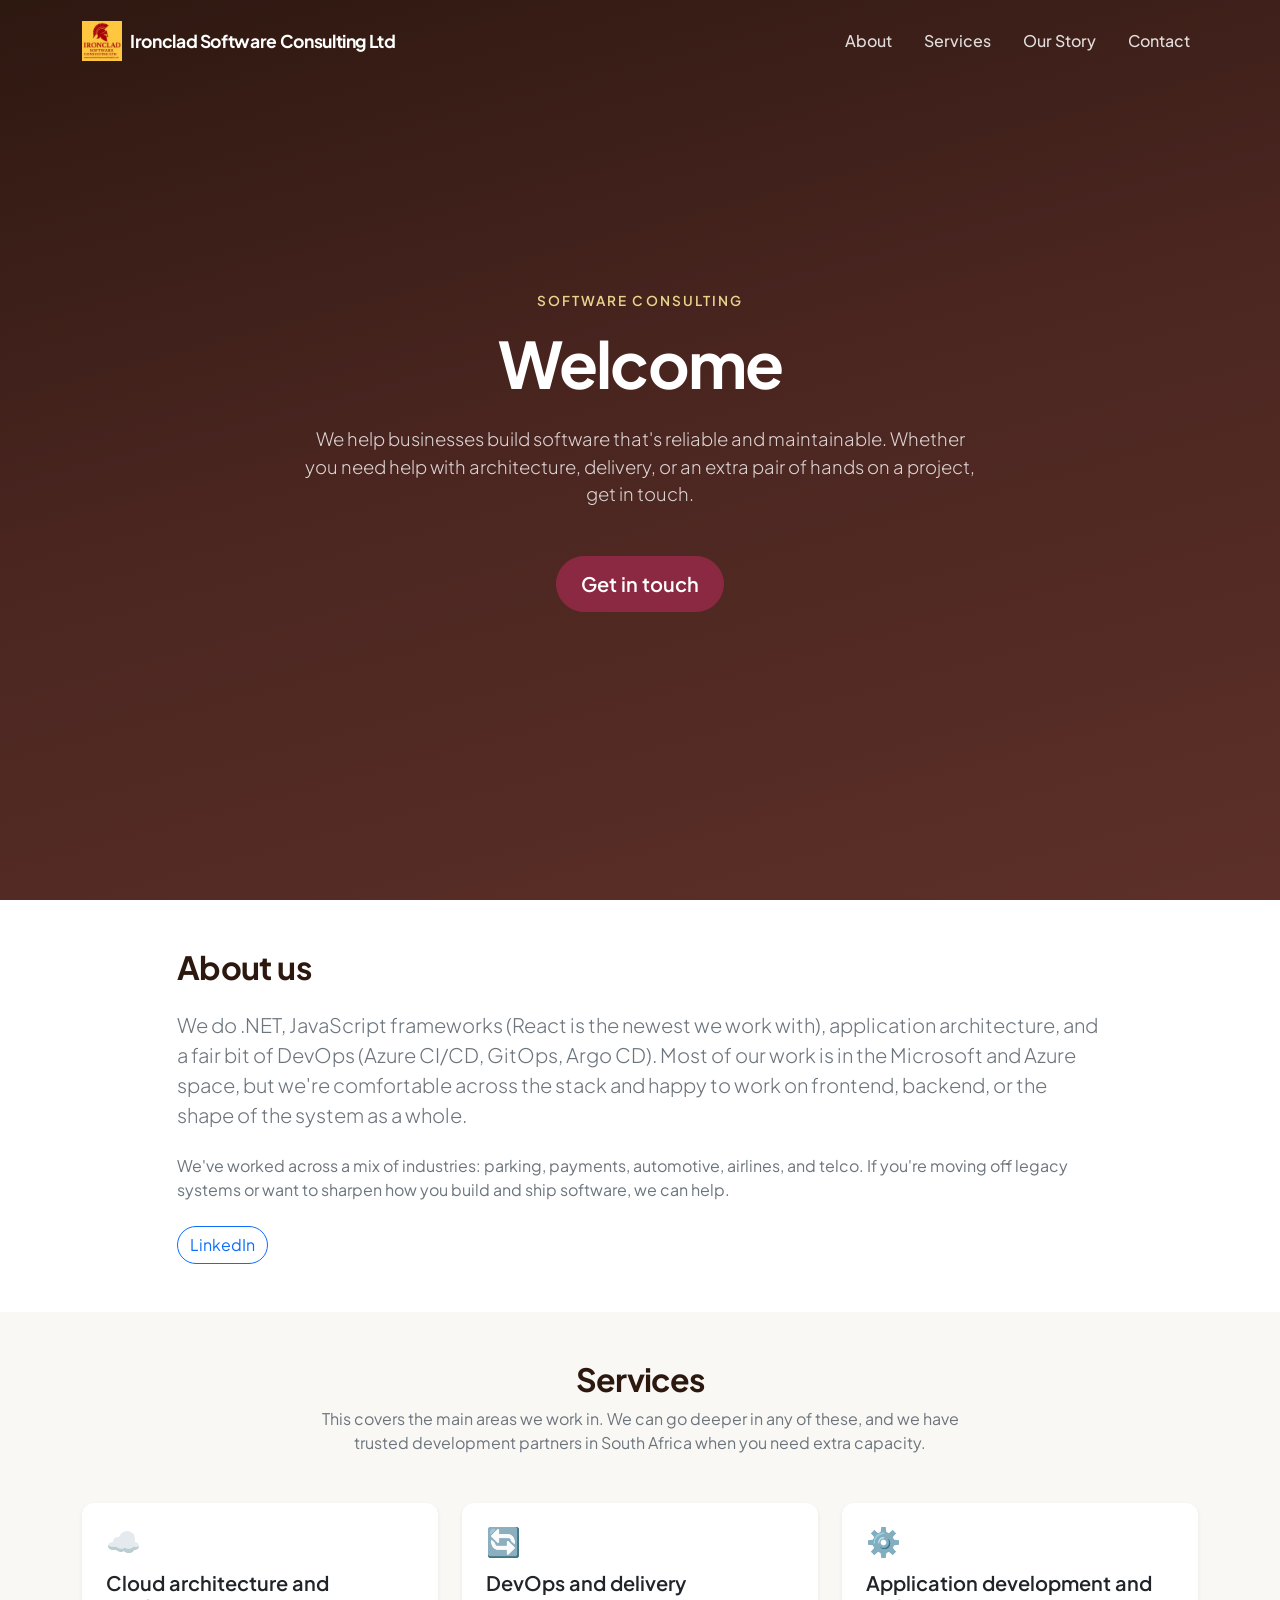
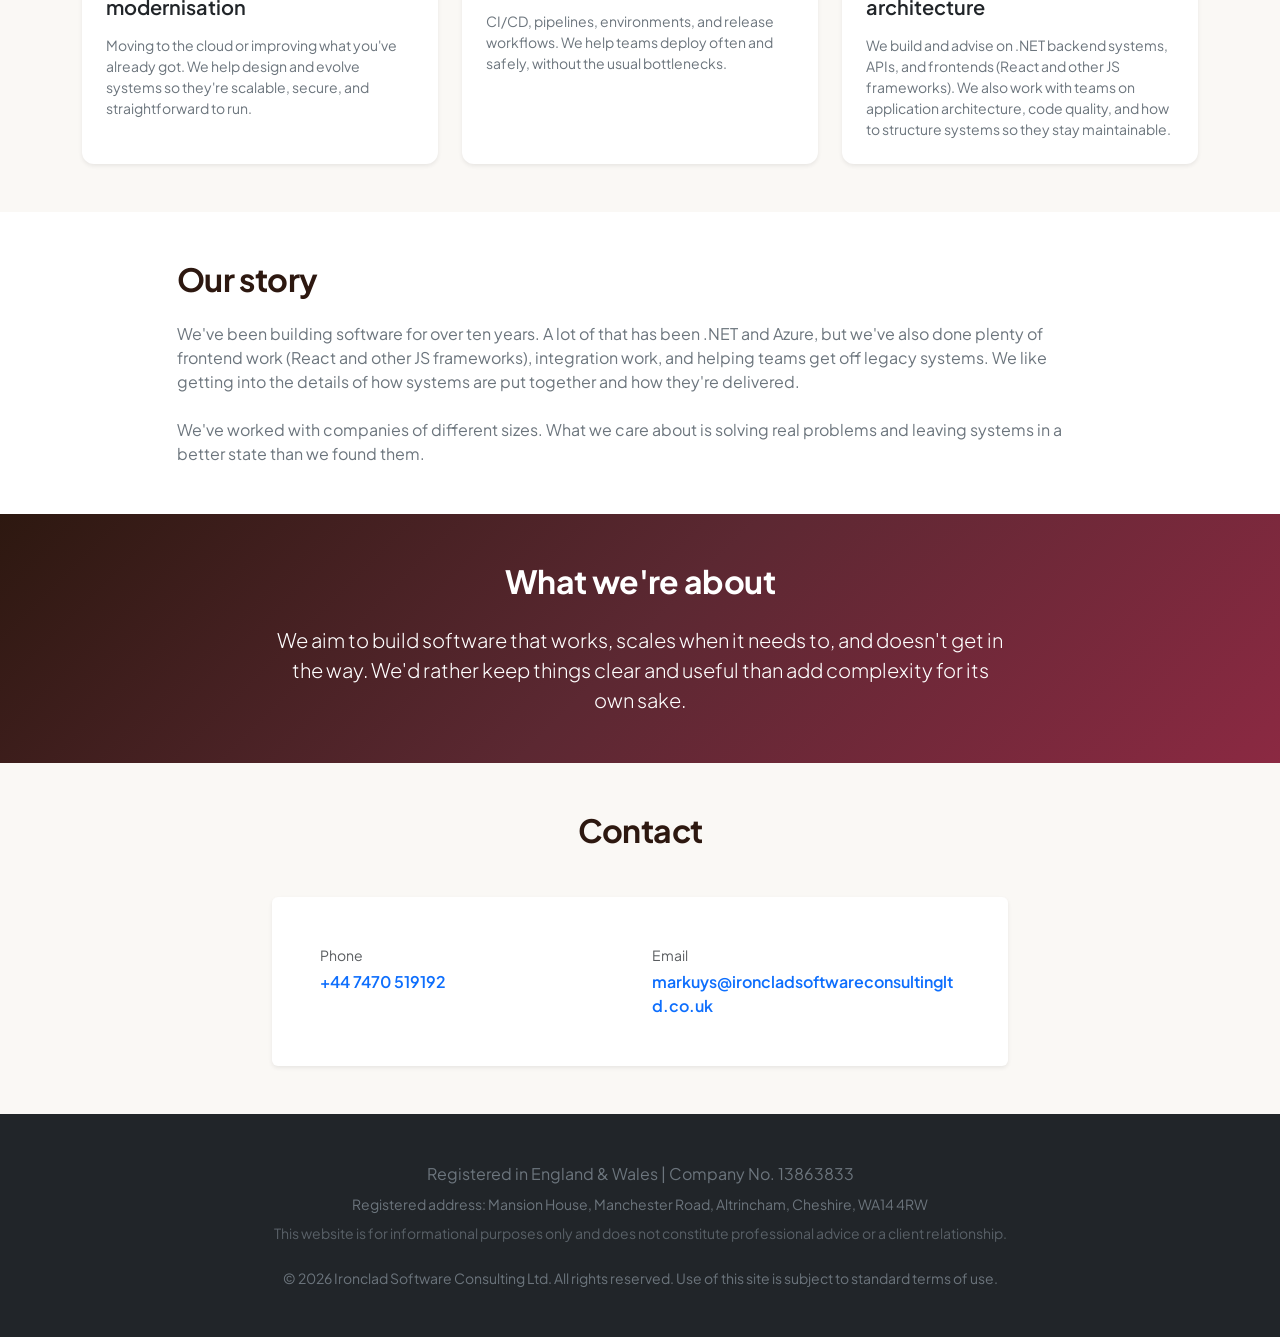
<file: ironclad-website/index.html>
<!DOCTYPE html>
<html lang="en">
<head>
  <meta charset="UTF-8">
  <meta name="viewport" content="width=device-width, initial-scale=1.0">
  <title>Ironclad Software Consulting</title>
  <meta name="description" content="Software consulting across the stack: .NET, JavaScript frameworks including React, Azure, application architecture, and DevOps. UK based.">
  <!-- Bootstrap 5 CSS -->
  <link href="https://cdn.jsdelivr.net/npm/bootstrap@5.3.3/dist/css/bootstrap.min.css" rel="stylesheet">
  <!-- Google Fonts -->
  <link rel="preconnect" href="https://fonts.googleapis.com">
  <link rel="preconnect" href="https://fonts.gstatic.com" crossorigin>
  <link href="https://fonts.googleapis.com/css2?family=Plus+Jakarta+Sans:wght@400;500;600;700&display=swap" rel="stylesheet">
  <link rel="stylesheet" href="styles.css">
</head>
<body>
  <!-- Navigation -->
  <nav class="navbar navbar-expand-lg navbar-dark fixed-top py-3">
    <div class="container">
      <a class="navbar-brand d-flex align-items-center gap-2 fw-bold" href="#">
        <img src="ironclad_software_consulting_ltd_logo.jpg" alt="Ironclad Software Consulting" class="navbar-logo img-logo" width="40" height="40">
        <span>Ironclad Software Consulting Ltd</span>
      </a>
      <button class="navbar-toggler border-0" type="button" data-bs-toggle="collapse" data-bs-target="#navbarNav" aria-controls="navbarNav" aria-expanded="false" aria-label="Toggle navigation">
        <span class="navbar-toggler-icon"></span>
      </button>
      <div class="collapse navbar-collapse justify-content-end" id="navbarNav">
        <ul class="navbar-nav gap-3">
          <li class="nav-item"><a class="nav-link" href="#about">About</a></li>
          <li class="nav-item"><a class="nav-link" href="#services">Services</a></li>
          <li class="nav-item"><a class="nav-link" href="#story">Our Story</a></li>
          <li class="nav-item"><a class="nav-link" href="#contact">Contact</a></li>
        </ul>
      </div>
    </div>
  </nav>

  <!-- Hero -->
  <section class="hero min-vh-100 d-flex align-items-center">
    <div class="container">
      <div class="row justify-content-center">
        <div class="col-lg-8 text-center">
          <p class="hero-badge mb-3">Software consulting</p>
          <h1 class="display-3 fw-bold mb-4">Welcome</h1>
          <p class="lead text-secondary mb-5 mx-auto" style="max-width: 42rem;">
            We help businesses build software that's reliable and maintainable. Whether you need help with architecture, delivery, or an extra pair of hands on a project, get in touch.
          </p>
          <a class="btn btn-primary btn-lg px-4 rounded-pill" href="#contact">Get in touch</a>
        </div>
      </div>
    </div>
  </section>

  <!-- About -->
  <section id="about" class="py-5 py-lg-6 bg-white">
    <div class="container">
      <div class="row justify-content-center">
        <div class="col-lg-10">
          <h2 class="section-title mb-4">About us</h2>
          <p class="lead text-secondary mb-4">
            We do .NET, JavaScript frameworks (React is the newest we work with), application architecture, and a fair bit of DevOps (Azure CI/CD, GitOps, Argo CD). Most of our work is in the Microsoft and Azure space, but we're comfortable across the stack and happy to work on frontend, backend, or the shape of the system as a whole.
          </p>
          <p class="text-secondary mb-4">
            We've worked across a mix of industries: parking, payments, automotive, airlines, and telco. If you're moving off legacy systems or want to sharpen how you build and ship software, we can help.
          </p>
          <a href="https://www.linkedin.com/company/ironclad-software-consulting-ltd" class="btn btn-outline-primary rounded-pill" target="_blank" rel="noopener">LinkedIn</a>
        </div>
      </div>
    </div>
  </section>

  <!-- Services -->
  <section id="services" class="py-5 py-lg-6 bg-light">
    <div class="container">
      <h2 class="section-title text-center mb-2">Services</h2>
      <p class="text-center text-secondary mb-5 mx-auto" style="max-width: 42rem;">
        This covers the main areas we work in. We can go deeper in any of these, and we have trusted development partners in South Africa when you need extra capacity.
      </p>
      <div class="row g-4">
        <div class="col-md-6 col-lg-4">
          <div class="card h-100 border-0 shadow-sm service-card">
            <div class="card-body p-4">
              <div class="service-icon mb-3">☁️</div>
              <h3 class="h5 fw-semibold mb-3">Cloud architecture and modernisation</h3>
              <p class="text-secondary mb-0 small">
                Moving to the cloud or improving what you've already got. We help design and evolve systems so they're scalable, secure, and straightforward to run.
              </p>
            </div>
          </div>
        </div>
        <div class="col-md-6 col-lg-4">
          <div class="card h-100 border-0 shadow-sm service-card">
            <div class="card-body p-4">
              <div class="service-icon mb-3">🔄</div>
              <h3 class="h5 fw-semibold mb-3">DevOps and delivery</h3>
              <p class="text-secondary mb-0 small">
                CI/CD, pipelines, environments, and release workflows. We help teams deploy often and safely, without the usual bottlenecks.
              </p>
            </div>
          </div>
        </div>
        <div class="col-md-6 col-lg-4">
          <div class="card h-100 border-0 shadow-sm service-card">
            <div class="card-body p-4">
              <div class="service-icon mb-3">⚙️</div>
              <h3 class="h5 fw-semibold mb-3">Application development and architecture</h3>
              <p class="text-secondary mb-0 small">
                We build and advise on .NET backend systems, APIs, and frontends (React and other JS frameworks). We also work with teams on application architecture, code quality, and how to structure systems so they stay maintainable.
              </p>
            </div>
          </div>
        </div>
      </div>
    </div>
  </section>

  <!-- Our Story -->
  <section id="story" class="py-5 py-lg-6 bg-white">
    <div class="container">
      <div class="row justify-content-center">
        <div class="col-lg-10">
          <h2 class="section-title mb-4">Our story</h2>
          <p class="text-secondary mb-4">
            We've been building software for over ten years. A lot of that has been .NET and Azure, but we've also done plenty of frontend work (React and other JS frameworks), integration work, and helping teams get off legacy systems. We like getting into the details of how systems are put together and how they're delivered.
          </p>
          <p class="text-secondary mb-0">
            We've worked with companies of different sizes. What we care about is solving real problems and leaving systems in a better state than we found them.
          </p>
        </div>
      </div>
    </div>
  </section>

  <!-- Mission -->
  <section class="py-5 py-lg-6 mission-banner">
    <div class="container">
      <div class="row justify-content-center">
        <div class="col-lg-8 text-center">
          <h2 class="section-title text-white mb-4">What we're about</h2>
          <p class="lead text-white mb-0 opacity-90">
            We aim to build software that works, scales when it needs to, and doesn't get in the way. We'd rather keep things clear and useful than add complexity for its own sake.
          </p>
        </div>
      </div>
    </div>
  </section>

  <!-- Contact -->
  <section id="contact" class="py-5 py-lg-6 bg-light">
    <div class="container">
      <h2 class="section-title text-center mb-5">Contact</h2>
      <div class="row justify-content-center">
        <div class="col-lg-8">
          <div class="card border-0 shadow-sm">
            <div class="card-body p-4 p-lg-5">
              <div class="row g-4">
                <div class="col-md-6">
                  <p class="text-muted small mb-1">Phone</p>
                  <a href="tel:+447470519192" class="text-decoration-none fw-semibold">+44 7470 519192</a>
                </div>
                <div class="col-md-6">
                  <p class="text-muted small mb-1">Email</p>
                  <a href="mailto:markuys@ironcladsoftwareconsultingltd.co.uk" class="text-decoration-none fw-semibold">markuys@ironcladsoftwareconsultingltd.co.uk</a>
                </div>
              </div>
            </div>
          </div>
        </div>
      </div>
    </div>
  </section>

  <!-- Footer -->
  <footer class="py-5 bg-dark text-secondary">
    <div class="container">
      <div class="row justify-content-center text-center">
        <div class="col-lg-8">
          <p class="mb-2">Registered in England & Wales | Company No. 13863833</p>
          <p class="mb-2 small">
            Registered address: Mansion House, Manchester Road, Altrincham, Cheshire, WA14 4RW
          </p>
          <p class="small mb-4 opacity-75">
            This website is for informational purposes only and does not constitute professional advice or a client relationship.
          </p>
          <p class="small mb-0">© 2026 Ironclad Software Consulting Ltd. All rights reserved. Use of this site is subject to standard terms of use.</p>
        </div>
      </div>
    </div>
  </footer>

  <script src="https://cdn.jsdelivr.net/npm/bootstrap@5.3.3/dist/js/bootstrap.bundle.min.js"></script>
  <script>
    // Smooth scroll for anchor links
    document.querySelectorAll('a[href^="#"]').forEach(anchor => {
      anchor.addEventListener('click', function (e) {
        e.preventDefault();
        const target = document.querySelector(this.getAttribute('href'));
        if (target) target.scrollIntoView({ behavior: 'smooth', block: 'start' });
      });
    });
    // Navbar background on scroll
    const nav = document.querySelector('.navbar');
    function updateNav() {
      nav.classList.toggle('navbar-scrolled', window.scrollY > 50);
    }
    window.addEventListener('scroll', updateNav);
    updateNav();
  </script>
</body>
</html>
</file>
<file: ironclad-website/styles.css>
/* Ironclad Software Consulting - Colours aligned with logo (maroon + gold) */
:root {
  --ironclad-primary: #2d1810;
  --ironclad-accent: #8B2942;
  --ironclad-accent-hover: #6B2033;
  --ironclad-gold: #C9A227;
  --ironclad-gold-muted: #E8D48B;
  --ironclad-muted: #5c4a42;
  --ironclad-bg: #faf8f5;
  /* Bootstrap primary = maroon to match logo */
  --bs-primary: #8B2942;
  --bs-primary-rgb: 139, 41, 66;
}

* {
  scroll-margin-top: 76px;
}

body {
  font-family: 'Plus Jakarta Sans', -apple-system, BlinkMacSystemFont, sans-serif;
  color: var(--ironclad-primary);
  overflow-x: hidden;
}

/* Navbar */
.navbar {
  background: transparent;
  transition: background-color 0.25s ease, box-shadow 0.25s ease;
}

.navbar.navbar-scrolled {
  background: rgba(45, 24, 16, 0.96);
  backdrop-filter: blur(10px);
  box-shadow: 0 1px 0 rgba(255, 255, 255, 0.06);
}

.navbar-brand {
  font-size: 1.1rem;
  letter-spacing: -0.02em;
}

/* Logo image (your company logo from LinkedIn) */
.img-logo {
  display: block;
  object-fit: contain;
  flex-shrink: 0;
}

.navbar-logo.img-logo {
  width: 40px;
  height: 40px;
}

/* Hero/footer logos removed – logo only in header */

.navbar-dark .navbar-nav .nav-link {
  color: rgba(255, 255, 255, 0.85);
  font-weight: 500;
  transition: color 0.2s;
}

.navbar-dark .navbar-nav .nav-link:hover {
  color: #fff;
}

/* Hero – warm dark to complement logo */
.hero {
  background: linear-gradient(165deg, #2d1810 0%, #4a2520 45%, #5c3028 100%);
  color: #fff;
  position: relative;
}

.hero-badge {
  display: inline-block;
  font-size: 0.85rem;
  font-weight: 600;
  color: var(--ironclad-gold-muted);
  text-transform: uppercase;
  letter-spacing: 0.15em;
}

.hero h1 {
  letter-spacing: -0.03em;
  line-height: 1.15;
}

.hero .lead {
  color: rgba(255, 255, 255, 0.8) !important;
  font-size: 1.15rem;
}

.hero .btn-primary {
  background: var(--ironclad-accent);
  border-color: var(--ironclad-accent);
  font-weight: 600;
  padding: 0.75rem 1.5rem;
}

.hero .btn-primary:hover {
  background: var(--ironclad-accent-hover);
  border-color: var(--ironclad-accent-hover);
  transform: translateY(-1px);
  box-shadow: 0 4px 14px rgba(139, 41, 66, 0.45);
}

/* Section titles */
.section-title {
  font-weight: 700;
  letter-spacing: -0.02em;
  color: var(--ironclad-primary);
}

/* Service cards */
.service-card {
  border-radius: 12px;
  transition: transform 0.2s ease, box-shadow 0.2s ease;
}

.service-card:hover {
  transform: translateY(-4px);
  box-shadow: 0 12px 40px rgba(15, 23, 42, 0.08) !important;
}

.service-icon {
  font-size: 1.75rem;
  line-height: 1;
}

/* Mission banner – maroon to match logo */
.mission-banner {
  background: linear-gradient(135deg, #2d1810 0%, #5c2832 50%, #8B2942 100%);
  color: #fff;
}

.mission-banner .section-title {
  color: #fff;
}

/* Footer */
footer a {
  color: inherit;
}

footer a:hover {
  color: var(--ironclad-gold-muted);
}

/* Utilities */
.bg-light {
  background-color: var(--ironclad-bg) !important;
}

@media (max-width: 991.98px) {
  .hero h1 {
    font-size: 2.25rem;
  }
}
</file>
